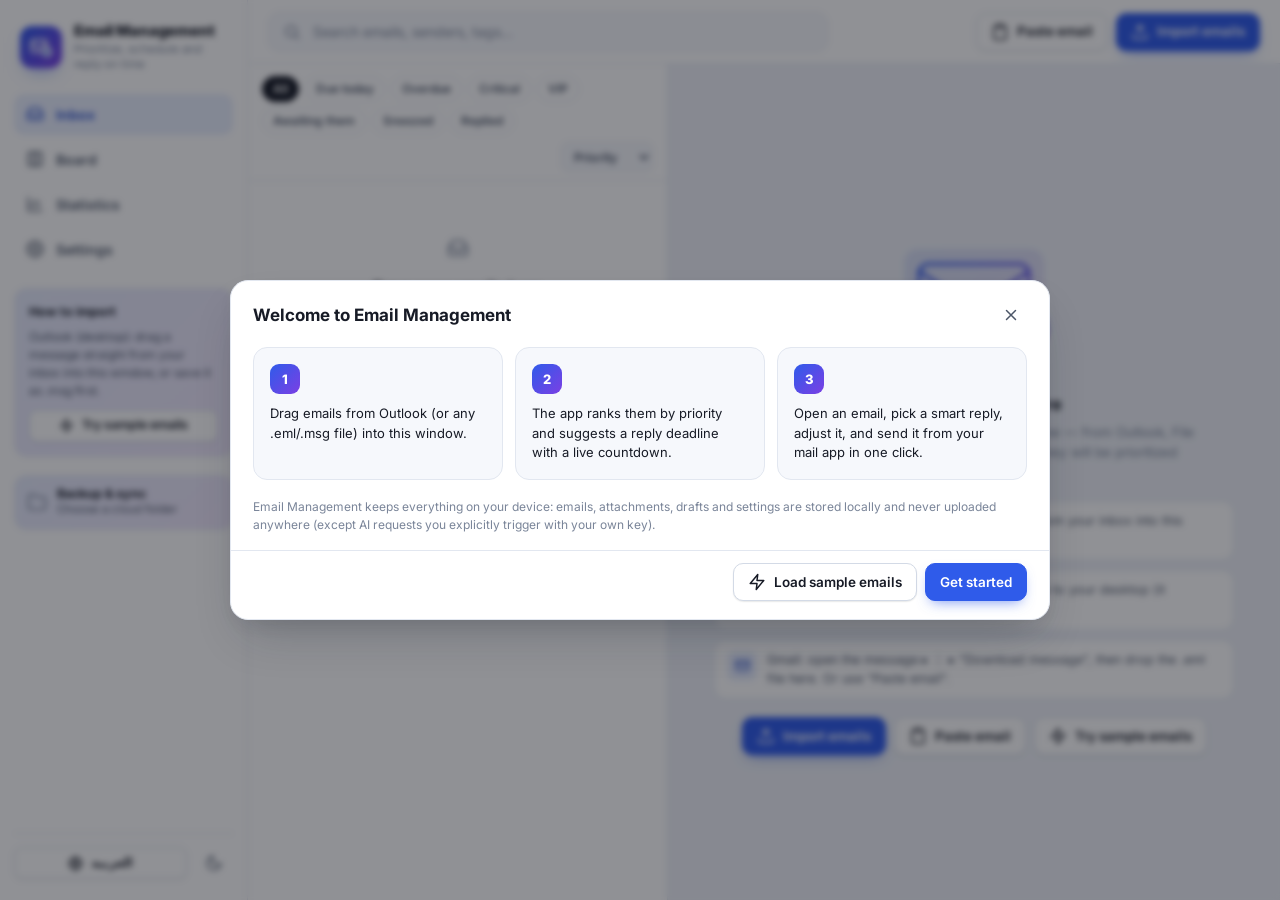
<file: index.html>
<!DOCTYPE html>
<html lang="en" dir="ltr">
<head>
  <meta charset="utf-8">
  <meta name="viewport" content="width=device-width, initial-scale=1, viewport-fit=cover">
  <title>Email Management</title>
  <meta name="description" content="Prioritize your emails, set reply deadlines with live countdowns, and draft replies with smart suggestions — all on your device.">
  <meta name="theme-color" content="#2f5bea">
  <meta name="color-scheme" content="light dark">
  <link rel="manifest" href="manifest.json">
  <link rel="icon" href="icons/favicon.svg" type="image/svg+xml">
  <link rel="apple-touch-icon" href="icons/icon-192.png">
  <link rel="preconnect" href="https://fonts.googleapis.com">
  <link rel="preconnect" href="https://fonts.gstatic.com" crossorigin>
  <link rel="stylesheet" href="https://fonts.googleapis.com/css2?family=Inter:wght@400;500;600;700;800&family=IBM+Plex+Sans+Arabic:wght@400;500;600;700&display=swap">
  <link rel="stylesheet" href="css/styles.css">
</head>
<body>
<svg style="display:none" xmlns="http://www.w3.org/2000/svg">
  <symbol id="i-inbox" viewBox="0 0 24 24"><path d="M22 12h-6l-2 3h-4l-2-3H2"/><path d="M5.45 5.11 2 12v6a2 2 0 0 0 2 2h16a2 2 0 0 0 2-2v-6l-3.45-6.89A2 2 0 0 0 16.76 4H7.24a2 2 0 0 0-1.79 1.11z"/></symbol>
  <symbol id="i-board" viewBox="0 0 24 24"><rect x="3" y="3" width="18" height="18" rx="2"/><path d="M9 3v18M15 3v18"/></symbol>
  <symbol id="i-chart" viewBox="0 0 24 24"><path d="M3 3v18h18"/><path d="M7 15v-4M12 15V7M17 15v-6"/></symbol>
  <symbol id="i-settings" viewBox="0 0 24 24"><circle cx="12" cy="12" r="3"/><path d="M19.4 15a1.65 1.65 0 0 0 .33 1.82l.06.06a2 2 0 1 1-2.83 2.83l-.06-.06a1.65 1.65 0 0 0-1.82-.33 1.65 1.65 0 0 0-1 1.51V21a2 2 0 1 1-4 0v-.09A1.65 1.65 0 0 0 9 19.4a1.65 1.65 0 0 0-1.82.33l-.06.06a2 2 0 1 1-2.83-2.83l.06-.06A1.65 1.65 0 0 0 4.68 15a1.65 1.65 0 0 0-1.51-1H3a2 2 0 1 1 0-4h.09A1.65 1.65 0 0 0 4.6 9a1.65 1.65 0 0 0-.33-1.82l-.06-.06a2 2 0 1 1 2.83-2.83l.06.06A1.65 1.65 0 0 0 9 4.68a1.65 1.65 0 0 0 1-1.51V3a2 2 0 1 1 4 0v.09a1.65 1.65 0 0 0 1 1.51 1.65 1.65 0 0 0 1.82-.33l.06-.06a2 2 0 1 1 2.83 2.83l-.06.06A1.65 1.65 0 0 0 19.4 9a1.65 1.65 0 0 0 1.51 1H21a2 2 0 1 1 0 4h-.09a1.65 1.65 0 0 0-1.51 1z"/></symbol>
  <symbol id="i-search" viewBox="0 0 24 24"><circle cx="11" cy="11" r="7"/><path d="m21 21-4.35-4.35"/></symbol>
  <symbol id="i-upload" viewBox="0 0 24 24"><path d="M21 15v4a2 2 0 0 1-2 2H5a2 2 0 0 1-2-2v-4"/><path d="m17 8-5-5-5 5M12 3v12"/></symbol>
  <symbol id="i-paste" viewBox="0 0 24 24"><path d="M16 4h2a2 2 0 0 1 2 2v14a2 2 0 0 1-2 2H6a2 2 0 0 1-2-2V6a2 2 0 0 1 2-2h2"/><rect x="8" y="2" width="8" height="4" rx="1"/></symbol>
  <symbol id="i-plus" viewBox="0 0 24 24"><path d="M12 5v14M5 12h14"/></symbol>
  <symbol id="i-sun" viewBox="0 0 24 24"><circle cx="12" cy="12" r="4"/><path d="M12 2v2M12 20v2M4.93 4.93l1.41 1.41M17.66 17.66l1.41 1.41M2 12h2M20 12h2M4.93 19.07l1.41-1.41M17.66 6.34l1.41-1.41"/></symbol>
  <symbol id="i-moon" viewBox="0 0 24 24"><path d="M21 12.79A9 9 0 1 1 11.21 3 7 7 0 0 0 21 12.79z"/></symbol>
  <symbol id="i-globe" viewBox="0 0 24 24"><circle cx="12" cy="12" r="10"/><path d="M2 12h20M12 2a15.3 15.3 0 0 1 4 10 15.3 15.3 0 0 1-4 10 15.3 15.3 0 0 1-4-10 15.3 15.3 0 0 1 4-10z"/></symbol>
  <symbol id="i-clip" viewBox="0 0 24 24"><path d="m21.44 11.05-9.19 9.19a6 6 0 0 1-8.49-8.49l9.19-9.19a4 4 0 0 1 5.66 5.66l-9.2 9.19a2 2 0 0 1-2.83-2.83l8.49-8.48"/></symbol>
  <symbol id="i-clock" viewBox="0 0 24 24"><circle cx="12" cy="12" r="10"/><path d="M12 6v6l4 2"/></symbol>
  <symbol id="i-bell" viewBox="0 0 24 24"><path d="M18 8A6 6 0 0 0 6 8c0 7-3 9-3 9h18s-3-2-3-9"/><path d="M13.73 21a2 2 0 0 1-3.46 0"/></symbol>
  <symbol id="i-snooze" viewBox="0 0 24 24"><path d="M18 8A6 6 0 0 0 6 8c0 7-3 9-3 9h18s-3-2-3-9"/><path d="M13.73 21a2 2 0 0 1-3.46 0"/><path d="M9 7h6l-6 5h6" stroke-width="1.8"/></symbol>
  <symbol id="i-tag" viewBox="0 0 24 24"><path d="M20.59 13.41l-7.17 7.17a2 2 0 0 1-2.83 0L2 12V2h10l8.59 8.59a2 2 0 0 1 0 2.82z"/><circle cx="7" cy="7" r="1.5"/></symbol>
  <symbol id="i-star" viewBox="0 0 24 24"><path d="m12 2 3.09 6.26L22 9.27l-5 4.87 1.18 6.88L12 17.77l-6.18 3.25L7 14.14 2 9.27l6.91-1.01L12 2z"/></symbol>
  <symbol id="i-trash" viewBox="0 0 24 24"><path d="M3 6h18M8 6V4a2 2 0 0 1 2-2h4a2 2 0 0 1 2 2v2m3 0v14a2 2 0 0 1-2 2H7a2 2 0 0 1-2-2V6h14z"/><path d="M10 11v6M14 11v6"/></symbol>
  <symbol id="i-reply" viewBox="0 0 24 24"><path d="M9 17 4 12l5-5"/><path d="M20 18v-2a4 4 0 0 0-4-4H4"/></symbol>
  <symbol id="i-send" viewBox="0 0 24 24"><path d="m22 2-7 20-4-9-9-4 20-7z"/><path d="M22 2 11 13"/></symbol>
  <symbol id="i-copy" viewBox="0 0 24 24"><rect x="9" y="9" width="13" height="13" rx="2"/><path d="M5 15H4a2 2 0 0 1-2-2V4a2 2 0 0 1 2-2h9a2 2 0 0 1 2 2v1"/></symbol>
  <symbol id="i-check" viewBox="0 0 24 24"><path d="M20 6 9 17l-5-5"/></symbol>
  <symbol id="i-check-circle" viewBox="0 0 24 24"><path d="M22 11.08V12a10 10 0 1 1-5.93-9.14"/><path d="M22 4 12 14.01l-3-3"/></symbol>
  <symbol id="i-chevron" viewBox="0 0 24 24"><path d="m6 9 6 6 6-6"/></symbol>
  <symbol id="i-x" viewBox="0 0 24 24"><path d="M18 6 6 18M6 6l12 12"/></symbol>
  <symbol id="i-more" viewBox="0 0 24 24"><circle cx="12" cy="12" r="1.5"/><circle cx="19" cy="12" r="1.5"/><circle cx="5" cy="12" r="1.5"/></symbol>
  <symbol id="i-mail" viewBox="0 0 24 24"><rect x="2" y="4" width="20" height="16" rx="2"/><path d="m22 7-10 6L2 7"/></symbol>
  <symbol id="i-calendar" viewBox="0 0 24 24"><rect x="3" y="4" width="18" height="18" rx="2"/><path d="M16 2v4M8 2v4M3 10h18"/></symbol>
  <symbol id="i-sparkles" viewBox="0 0 24 24"><path d="m12 3 1.9 5.1L19 10l-5.1 1.9L12 17l-1.9-5.1L5 10l5.1-1.9L12 3z"/><path d="M19 17l.8 2.2L22 20l-2.2.8L19 23l-.8-2.2L16 20l2.2-.8L19 17zM5 2l.6 1.4L7 4l-1.4.6L5 6l-.6-1.4L3 4l1.4-.6L5 2z"/></symbol>
  <symbol id="i-zap" viewBox="0 0 24 24"><path d="M13 2 3 14h9l-1 8 10-12h-9l1-8z"/></symbol>
  <symbol id="i-download" viewBox="0 0 24 24"><path d="M21 15v4a2 2 0 0 1-2 2H5a2 2 0 0 1-2-2v-4"/><path d="m7 10 5 5 5-5M12 15V3"/></symbol>
  <symbol id="i-external" viewBox="0 0 24 24"><path d="M18 13v6a2 2 0 0 1-2 2H5a2 2 0 0 1-2-2V8a2 2 0 0 1 2-2h6"/><path d="M15 3h6v6M10 14 21 3"/></symbol>
  <symbol id="i-menu" viewBox="0 0 24 24"><path d="M3 12h18M3 6h18M3 18h18"/></symbol>
  <symbol id="i-arrow-left" viewBox="0 0 24 24"><path d="m12 19-7-7 7-7M19 12H5"/></symbol>
  <symbol id="i-edit" viewBox="0 0 24 24"><path d="M11 4H4a2 2 0 0 0-2 2v14a2 2 0 0 0 2 2h14a2 2 0 0 0 2-2v-7"/><path d="M18.5 2.5a2.12 2.12 0 0 1 3 3L12 15l-4 1 1-4 9.5-9.5z"/></symbol>
  <symbol id="i-flag" viewBox="0 0 24 24"><path d="M4 15s1-1 4-1 5 2 8 2 4-1 4-1V3s-1 1-4 1-5-2-8-2-4 1-4 1z"/><path d="M4 22v-7"/></symbol>
  <symbol id="i-user" viewBox="0 0 24 24"><path d="M20 21v-2a4 4 0 0 0-4-4H8a4 4 0 0 0-4 4v2"/><circle cx="12" cy="7" r="4"/></symbol>
  <symbol id="i-image" viewBox="0 0 24 24"><rect x="3" y="3" width="18" height="18" rx="2"/><circle cx="8.5" cy="8.5" r="1.5"/><path d="m21 15-5-5L5 21"/></symbol>
  <symbol id="i-refresh" viewBox="0 0 24 24"><path d="M23 4v6h-6M1 20v-6h6"/><path d="M3.51 9a9 9 0 0 1 14.85-3.36L23 10M1 14l4.64 4.36A9 9 0 0 0 20.49 15"/></symbol>
  <symbol id="i-info" viewBox="0 0 24 24"><circle cx="12" cy="12" r="10"/><path d="M12 16v-4M12 8h.01"/></symbol>
  <symbol id="i-print" viewBox="0 0 24 24" fill="none" stroke="currentColor" stroke-width="2" stroke-linecap="round" stroke-linejoin="round"><path d="M6 18H4a2 2 0 0 1-2-2v-5a2 2 0 0 1 2-2h16a2 2 0 0 1 2 2v5a2 2 0 0 1-2 2h-2"/><path d="M6 9V3h12v6"/><rect x="6" y="14" width="12" height="8" rx="1"/></symbol>
  <symbol id="i-shield" viewBox="0 0 24 24"><path d="M12 22s8-4 8-10V5l-8-3-8 3v7c0 6 8 10 8 10z"/></symbol>
  <symbol id="i-folder" viewBox="0 0 24 24"><path d="M22 19a2 2 0 0 1-2 2H4a2 2 0 0 1-2-2V5a2 2 0 0 1 2-2h5l2 3h9a2 2 0 0 1 2 2z"/></symbol>
  <symbol id="i-key" viewBox="0 0 24 24"><path d="m21 2-2 2m-7.61 7.61a5.5 5.5 0 1 1-7.778 7.778 5.5 5.5 0 0 1 7.777-7.777zm0 0L15.5 7.5m0 0 3 3L22 7l-3-3m-3.5 3.5L19 4"/></symbol>
  <symbol id="i-list" viewBox="0 0 24 24"><path d="M8 6h13M8 12h13M8 18h13M3 6h.01M3 12h.01M3 18h.01"/></symbol>
  <symbol id="i-help" viewBox="0 0 24 24"><circle cx="12" cy="12" r="10"/><path d="M9.09 9a3 3 0 0 1 5.83 1c0 2-3 3-3 3M12 17h.01"/></symbol>
  <symbol id="i-cursor" viewBox="0 0 24 24"><path d="M4 3l7.5 17 2.3-6.7L20.5 11 4 3z"/></symbol>
  <symbol id="i-pen" viewBox="0 0 24 24"><path d="M12 19l7-7 3 3-7 7-3-3z"/><path d="M18 13l-1.5-7.5L2 2l3.5 14.5L13 18l5-5z"/><path d="M2 2l7.586 7.586"/><circle cx="11" cy="11" r="2"/></symbol>
  <symbol id="i-highlighter" viewBox="0 0 24 24"><path d="M9 11l-6 6v3h9l3-3"/><path d="M22 12l-4.6 4.6a2 2 0 0 1-2.8 0l-5.2-5.2a2 2 0 0 1 0-2.8L14 4"/></symbol>
  <symbol id="i-type" viewBox="0 0 24 24"><path d="M4 7V4h16v3M9 20h6M12 4v16"/></symbol>
  <symbol id="i-square" viewBox="0 0 24 24"><rect x="3" y="3" width="18" height="18" rx="2"/></symbol>
  <symbol id="i-eraser" viewBox="0 0 24 24"><path d="M20 20H7L3 16a2 2 0 0 1 0-2.8l8.6-8.6a2 2 0 0 1 2.8 0l5.2 5.2a2 2 0 0 1 0 2.8L13 19"/><path d="M6.5 11.5l6 6"/></symbol>
  <symbol id="i-undo" viewBox="0 0 24 24"><path d="M3 7v6h6"/><path d="M21 17a9 9 0 0 0-15-6.7L3 13"/></symbol>
  <symbol id="i-redo" viewBox="0 0 24 24"><path d="M21 7v6h-6"/><path d="M3 17a9 9 0 0 1 15-6.7L21 13"/></symbol>
  <symbol id="i-zoom-in" viewBox="0 0 24 24"><circle cx="11" cy="11" r="7"/><path d="m21 21-4.35-4.35M11 8v6M8 11h6"/></symbol>
  <symbol id="i-zoom-out" viewBox="0 0 24 24"><circle cx="11" cy="11" r="7"/><path d="m21 21-4.35-4.35M8 11h6"/></symbol>
  <symbol id="i-maximize" viewBox="0 0 24 24"><path d="M8 3H5a2 2 0 0 0-2 2v3m18 0V5a2 2 0 0 0-2-2h-3m0 18h3a2 2 0 0 0 2-2v-3M3 16v3a2 2 0 0 0 2 2h3"/></symbol>
  <symbol id="i-share" viewBox="0 0 24 24"><circle cx="18" cy="5" r="3"/><circle cx="6" cy="12" r="3"/><circle cx="18" cy="19" r="3"/><path d="m8.59 13.51 6.83 3.98m-.01-10.98-6.82 3.98"/></symbol>
  <symbol id="i-mic" viewBox="0 0 24 24"><path d="M12 1a3 3 0 0 0-3 3v8a3 3 0 0 0 6 0V4a3 3 0 0 0-3-3z"/><path d="M19 10v2a7 7 0 0 1-14 0v-2M12 19v4M8 23h8"/></symbol>
  <symbol id="i-logo" viewBox="0 0 24 24"><rect x="2.5" y="5" width="15" height="12" rx="2.5"/><path d="m2.5 8 7.5 5 7.5-5"/><circle cx="18" cy="17" r="4.2" fill="var(--logo-bg, #2f5bea)"/><path d="M18 14.8V17l1.6 1"/></symbol>
</svg>

<div class="app" id="app">
  <aside class="sidebar" id="sidebar">
    <div class="brand">
      <div class="brand-logo"><svg class="ic" style="width:24px;height:24px"><use href="#i-logo"/></svg></div>
      <div class="brand-text"><div class="brand-name" data-i18n="appName"></div><div class="brand-tag" data-i18n="tagline"></div></div>
    </div>
    <nav class="nav">
      <button class="nav-item active" data-view="inbox"><svg class="ic"><use href="#i-inbox"/></svg><span data-i18n="nav_inbox"></span><span class="nav-count" id="countInbox"></span></button>
      <button class="nav-item" data-view="board"><svg class="ic"><use href="#i-board"/></svg><span data-i18n="nav_board"></span></button>
      <button class="nav-item" data-view="stats"><svg class="ic"><use href="#i-chart"/></svg><span data-i18n="nav_stats"></span></button>
      <button class="nav-item" data-view="settings"><svg class="ic"><use href="#i-settings"/></svg><span data-i18n="nav_settings"></span></button>
    </nav>
    <div class="sidebar-block">
      <h4 data-i18n="help_drag"></h4>
      <p data-i18n="empty_outlook"></p>
      <button class="btn sm" id="btnSamples"><svg class="ic sm"><use href="#i-zap"/></svg><span data-i18n="btn_samples"></span></button>
    </div>
    <button class="sync-status" id="syncStatus" type="button" hidden></button>
    <div class="sidebar-footer">
      <button class="btn sm" id="btnLang"><svg class="ic sm"><use href="#i-globe"/></svg><span id="btnLangText"></span></button>
      <button class="icon-btn" id="btnTheme" title=""><svg class="ic"><use href="#i-moon"/></svg></button>
    </div>
  </aside>
  <div class="scrim" id="scrim"></div>
  <main class="main">
    <header class="topbar">
      <button class="icon-btn" id="btnMenu"><svg class="ic"><use href="#i-menu"/></svg></button>
      <div class="search"><svg class="ic"><use href="#i-search"/></svg><input id="searchInput" type="search" autocomplete="off"></div>
      <div class="topbar-actions">
        <button class="btn" id="btnPaste"><svg class="ic"><use href="#i-paste"/></svg><span data-i18n="btn_paste"></span></button>
        <button class="btn btn-primary" id="btnImport"><svg class="ic"><use href="#i-upload"/></svg><span data-i18n="btn_import"></span></button>
        <input type="file" id="fileInput" multiple accept=".eml,.msg,message/rfc822,application/vnd.ms-outlook" hidden>
      </div>
    </header>

    <section class="view active" id="view-inbox">
      <div class="inbox-layout" id="inboxLayout">
        <div class="list-pane">
          <div class="list-toolbar">
            <div class="filters" id="filters"></div>
            <div class="list-meta"><span id="listCount"></span><select class="sel" id="sortSelect"></select></div>
          </div>
          <div class="bulk-bar" id="bulkBar" hidden></div>
          <div class="email-list" id="emailList"></div>
        </div>
        <div class="detail-pane" id="detailPane"></div>
      </div>
    </section>
    <section class="view" id="view-board"><div class="board-wrap"><div class="board-head"><div><h2 data-i18n="nav_board"></h2><p data-i18n="board_hint"></p></div></div><div class="board" id="board"></div></div></section>
    <section class="view" id="view-stats"><div class="stats-wrap" id="stats"></div></section>
    <section class="view" id="view-settings"><div class="settings-wrap" id="settings"></div></section>
  </main>
</div>

<div class="drop-overlay" id="dropOverlay"><div class="drop-box"><div class="ico"><svg class="ic"><use href="#i-upload"/></svg></div><h2 data-i18n="drop_title"></h2><p data-i18n="drop_sub"></p></div></div>
<div class="modal-root" id="modalRoot"></div>
<div class="toast-root" id="toastRoot"></div>

<script src="js/i18n.js"></script>
<script src="js/db.js"></script>
<script src="js/mime.js"></script>
<script src="js/msg.js"></script>
<script src="js/engine.js"></script>
<script src="js/samples.js"></script>
<script src="js/app.js"></script>
<script src="js/editor.js"></script>
<script src="js/notes.js"></script>
<script src="js/reply.js"></script>
<script src="js/extras.js"></script>
  <script src="js/sync.js"></script>
  <script src="js/features.js"></script>
</body>
</html>
</file>
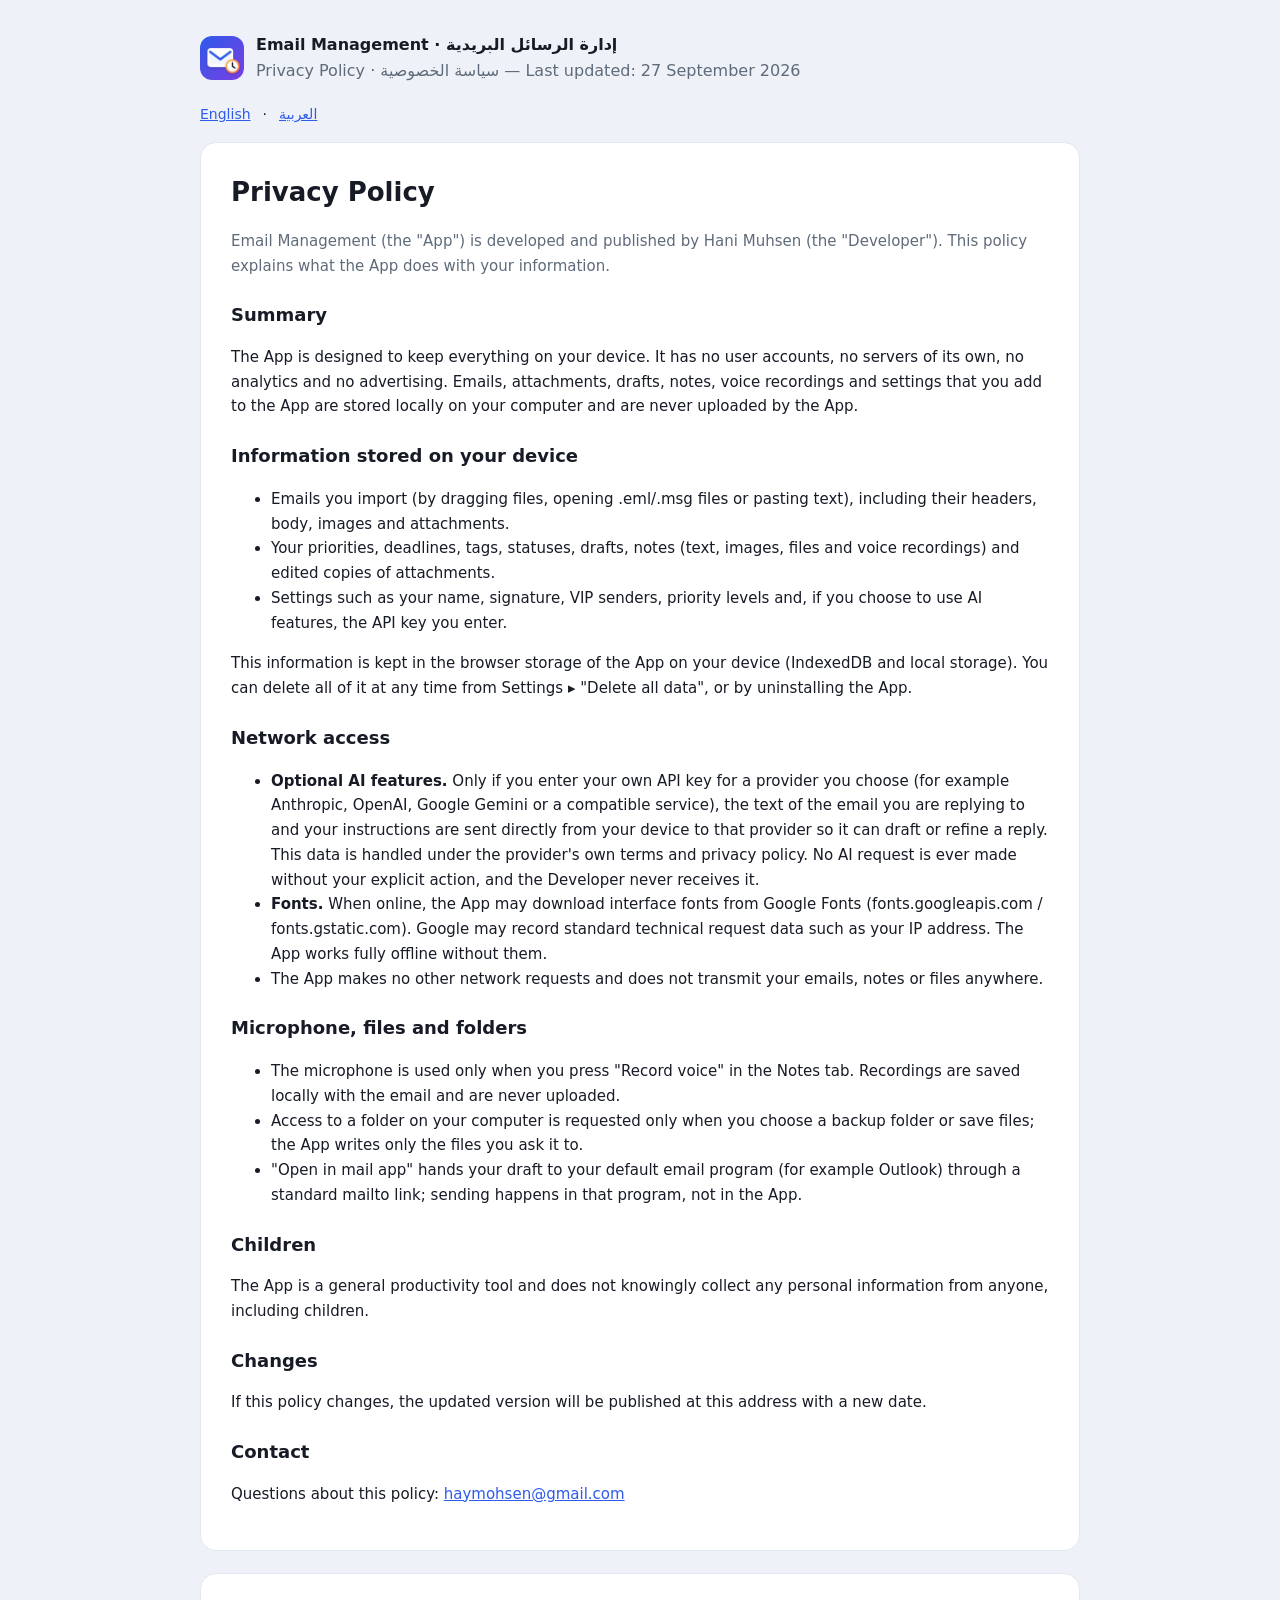
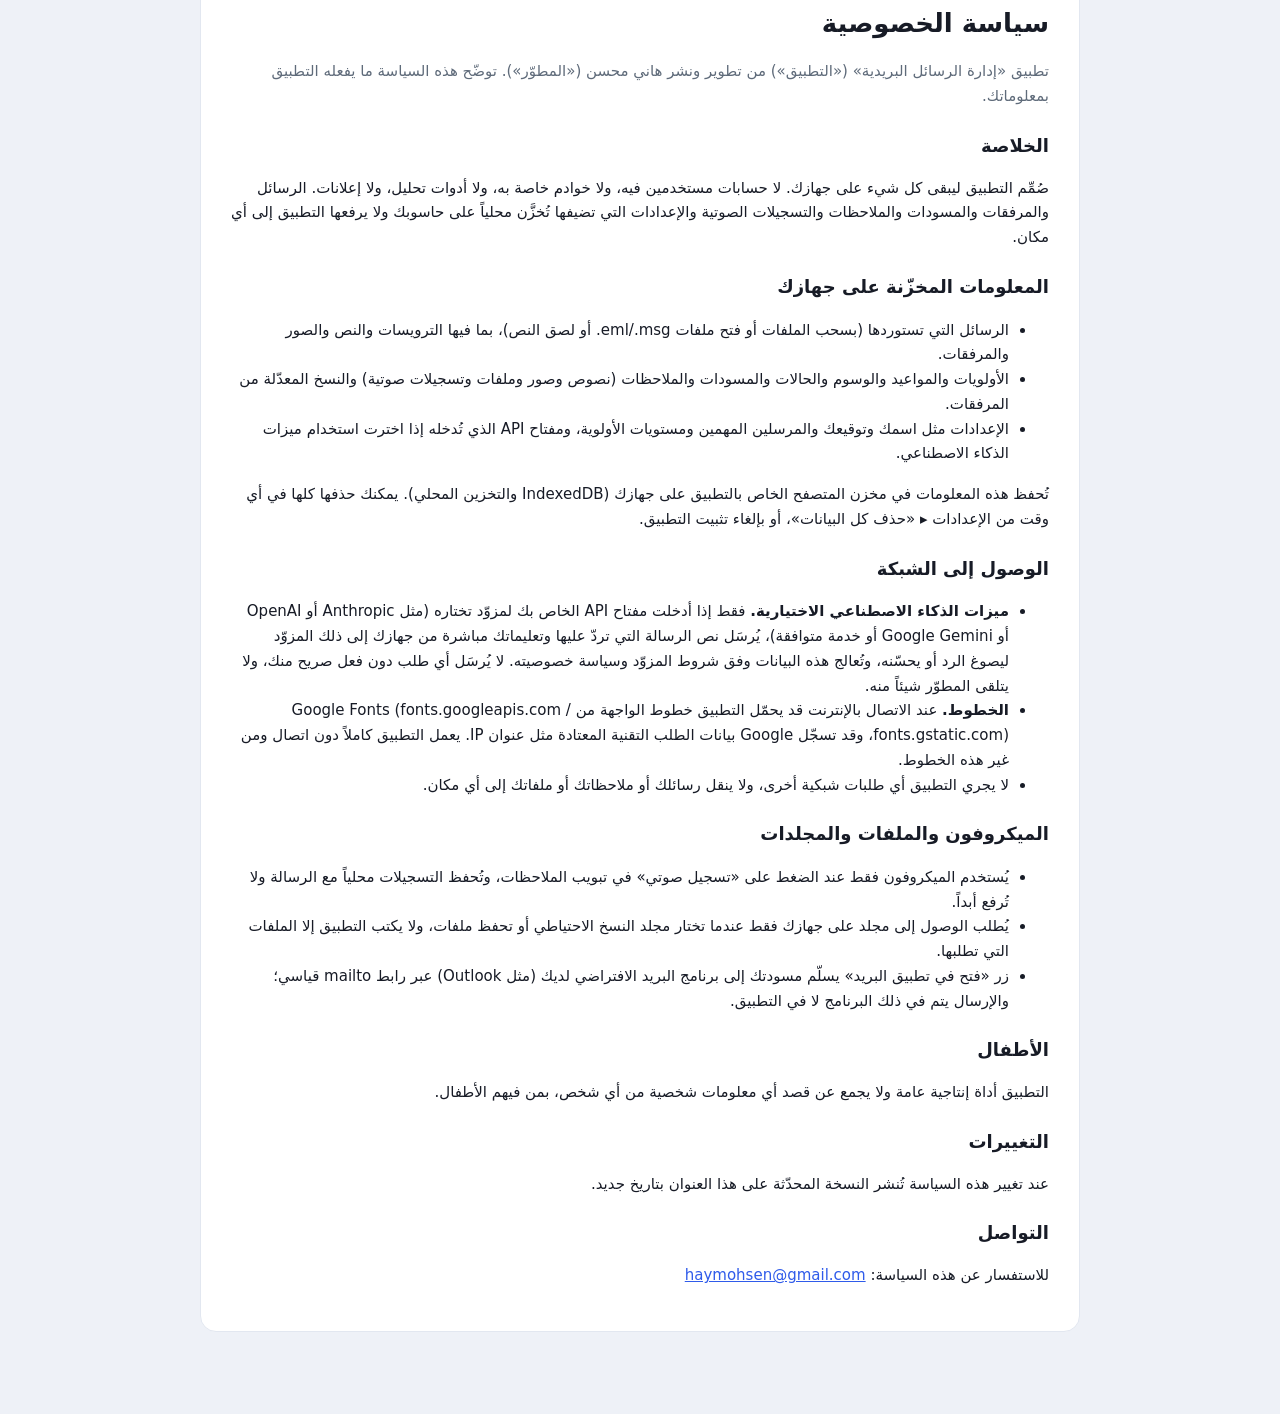
<file: privacy.html>
<!DOCTYPE html>
<html lang="en">
<head>
  <meta charset="utf-8">
  <meta name="viewport" content="width=device-width, initial-scale=1">
  <title>Privacy Policy — Email Management | سياسة الخصوصية — إدارة الرسائل البريدية</title>
  <link rel="icon" href="icons/favicon.svg" type="image/svg+xml">
  <style>
    :root { --bg:#eef1f7; --surface:#fff; --text:#171b26; --muted:#5f6b7a; --border:#e2e7f0; --primary:#2f5bea; }
    @media (prefers-color-scheme: dark) { :root { --bg:#0e1118; --surface:#161a24; --text:#e9edf6; --muted:#98a2b8; --border:#262c3b; --primary:#7b95ff; } }
    body { margin:0; font-family:"Segoe UI", Inter, system-ui, Tahoma, Arial, sans-serif; background:var(--bg); color:var(--text); line-height:1.65; }
    .wrap { max-width: 880px; margin: 0 auto; padding: 32px 20px 60px; }
    .card { background:var(--surface); border:1px solid var(--border); border-radius:16px; padding:28px 30px; margin-bottom:22px; }
    h1 { font-size: 26px; margin: 0 0 4px; } h2 { font-size: 18px; margin: 22px 0 8px; } p, li { font-size: 15px; } .muted { color: var(--muted); }
    .brand { display:flex; align-items:center; gap:12px; margin-bottom: 18px; } .brand img { width:44px; height:44px; border-radius:12px; }
    a { color: var(--primary); }
    [dir="rtl"] { text-align: right; }
    .lang-nav { display:flex; gap:12px; margin-bottom:16px; font-size:14px; }
  </style>
</head>
<body>
<div class="wrap">
  <div class="brand"><img src="icons/icon-192.png" alt=""><div><strong>Email Management · إدارة الرسائل البريدية</strong><div class="muted">Privacy Policy · سياسة الخصوصية — Last updated: 27 September 2026</div></div></div>
  <div class="lang-nav"><a href="#en">English</a> · <a href="#ar">العربية</a></div>

  <div class="card" id="en">
    <h1>Privacy Policy</h1>
    <p class="muted">Email Management (the "App") is developed and published by Hani Muhsen (the "Developer"). This policy explains what the App does with your information.</p>
    <h2>Summary</h2>
    <p>The App is designed to keep everything on your device. It has no user accounts, no servers of its own, no analytics and no advertising. Emails, attachments, drafts, notes, voice recordings and settings that you add to the App are stored locally on your computer and are never uploaded by the App.</p>
    <h2>Information stored on your device</h2>
    <ul>
      <li>Emails you import (by dragging files, opening .eml/.msg files or pasting text), including their headers, body, images and attachments.</li>
      <li>Your priorities, deadlines, tags, statuses, drafts, notes (text, images, files and voice recordings) and edited copies of attachments.</li>
      <li>Settings such as your name, signature, VIP senders, priority levels and, if you choose to use AI features, the API key you enter.</li>
    </ul>
    <p>This information is kept in the browser storage of the App on your device (IndexedDB and local storage). You can delete all of it at any time from Settings ▸ "Delete all data", or by uninstalling the App.</p>
    <h2>Network access</h2>
    <ul>
      <li><strong>Optional AI features.</strong> Only if you enter your own API key for a provider you choose (for example Anthropic, OpenAI, Google Gemini or a compatible service), the text of the email you are replying to and your instructions are sent directly from your device to that provider so it can draft or refine a reply. This data is handled under the provider's own terms and privacy policy. No AI request is ever made without your explicit action, and the Developer never receives it.</li>
      <li><strong>Fonts.</strong> When online, the App may download interface fonts from Google Fonts (fonts.googleapis.com / fonts.gstatic.com). Google may record standard technical request data such as your IP address. The App works fully offline without them.</li>
      <li>The App makes no other network requests and does not transmit your emails, notes or files anywhere.</li>
    </ul>
    <h2>Microphone, files and folders</h2>
    <ul>
      <li>The microphone is used only when you press "Record voice" in the Notes tab. Recordings are saved locally with the email and are never uploaded.</li>
      <li>Access to a folder on your computer is requested only when you choose a backup folder or save files; the App writes only the files you ask it to.</li>
      <li>"Open in mail app" hands your draft to your default email program (for example Outlook) through a standard mailto link; sending happens in that program, not in the App.</li>
    </ul>
    <h2>Children</h2>
    <p>The App is a general productivity tool and does not knowingly collect any personal information from anyone, including children.</p>
    <h2>Changes</h2>
    <p>If this policy changes, the updated version will be published at this address with a new date.</p>
    <h2>Contact</h2>
    <p>Questions about this policy: <a href="mailto:haymohsen@gmail.com">haymohsen@gmail.com</a></p>
  </div>

  <div class="card" id="ar" dir="rtl" lang="ar">
    <h1>سياسة الخصوصية</h1>
    <p class="muted">تطبيق «إدارة الرسائل البريدية» («التطبيق») من تطوير ونشر هاني محسن («المطوّر»). توضّح هذه السياسة ما يفعله التطبيق بمعلوماتك.</p>
    <h2>الخلاصة</h2>
    <p>صُمِّم التطبيق ليبقى كل شيء على جهازك. لا حسابات مستخدمين فيه، ولا خوادم خاصة به، ولا أدوات تحليل، ولا إعلانات. الرسائل والمرفقات والمسودات والملاحظات والتسجيلات الصوتية والإعدادات التي تضيفها تُخزَّن محلياً على حاسوبك ولا يرفعها التطبيق إلى أي مكان.</p>
    <h2>المعلومات المخزّنة على جهازك</h2>
    <ul>
      <li>الرسائل التي تستوردها (بسحب الملفات أو فتح ملفات ‎.eml/.msg أو لصق النص)، بما فيها الترويسات والنص والصور والمرفقات.</li>
      <li>الأولويات والمواعيد والوسوم والحالات والمسودات والملاحظات (نصوص وصور وملفات وتسجيلات صوتية) والنسخ المعدّلة من المرفقات.</li>
      <li>الإعدادات مثل اسمك وتوقيعك والمرسلين المهمين ومستويات الأولوية، ومفتاح API الذي تُدخله إذا اخترت استخدام ميزات الذكاء الاصطناعي.</li>
    </ul>
    <p>تُحفظ هذه المعلومات في مخزن المتصفح الخاص بالتطبيق على جهازك (IndexedDB والتخزين المحلي). يمكنك حذفها كلها في أي وقت من الإعدادات ▸ «حذف كل البيانات»، أو بإلغاء تثبيت التطبيق.</p>
    <h2>الوصول إلى الشبكة</h2>
    <ul>
      <li><strong>ميزات الذكاء الاصطناعي الاختيارية.</strong> فقط إذا أدخلت مفتاح API الخاص بك لمزوّد تختاره (مثل Anthropic أو OpenAI أو Google Gemini أو خدمة متوافقة)، يُرسَل نص الرسالة التي تردّ عليها وتعليماتك مباشرة من جهازك إلى ذلك المزوّد ليصوغ الرد أو يحسّنه، وتُعالج هذه البيانات وفق شروط المزوّد وسياسة خصوصيته. لا يُرسَل أي طلب دون فعل صريح منك، ولا يتلقى المطوّر شيئاً منه.</li>
      <li><strong>الخطوط.</strong> عند الاتصال بالإنترنت قد يحمّل التطبيق خطوط الواجهة من Google Fonts (fonts.googleapis.com / fonts.gstatic.com)، وقد تسجّل Google بيانات الطلب التقنية المعتادة مثل عنوان IP. يعمل التطبيق كاملاً دون اتصال ومن غير هذه الخطوط.</li>
      <li>لا يجري التطبيق أي طلبات شبكية أخرى، ولا ينقل رسائلك أو ملاحظاتك أو ملفاتك إلى أي مكان.</li>
    </ul>
    <h2>الميكروفون والملفات والمجلدات</h2>
    <ul>
      <li>يُستخدم الميكروفون فقط عند الضغط على «تسجيل صوتي» في تبويب الملاحظات، وتُحفظ التسجيلات محلياً مع الرسالة ولا تُرفع أبداً.</li>
      <li>يُطلب الوصول إلى مجلد على جهازك فقط عندما تختار مجلد النسخ الاحتياطي أو تحفظ ملفات، ولا يكتب التطبيق إلا الملفات التي تطلبها.</li>
      <li>زر «فتح في تطبيق البريد» يسلّم مسودتك إلى برنامج البريد الافتراضي لديك (مثل Outlook) عبر رابط mailto قياسي؛ والإرسال يتم في ذلك البرنامج لا في التطبيق.</li>
    </ul>
    <h2>الأطفال</h2>
    <p>التطبيق أداة إنتاجية عامة ولا يجمع عن قصد أي معلومات شخصية من أي شخص، بمن فيهم الأطفال.</p>
    <h2>التغييرات</h2>
    <p>عند تغيير هذه السياسة تُنشر النسخة المحدّثة على هذا العنوان بتاريخ جديد.</p>
    <h2>التواصل</h2>
    <p>للاستفسار عن هذه السياسة: <a href="mailto:haymohsen@gmail.com">haymohsen@gmail.com</a></p>
  </div>
</div>
</body>
</html>
</file>
<file: css/styles.css>
/* ============================================================
   Email Management — styles
   ============================================================ */
:root {
  --font-latin: "Inter", "Segoe UI", system-ui, -apple-system, "Helvetica Neue", Arial, sans-serif;
  --font-arabic: "IBM Plex Sans Arabic", "Segoe UI", "Noto Sans Arabic", "Noto Naskh Arabic", Tahoma, Arial, sans-serif;
  --font: var(--font-latin);

  --bg: #eef1f7;
  --bg-2: #e6eaf3;
  --surface: #ffffff;
  --surface-2: #f6f8fc;
  --surface-3: #eef2f9;
  --text: #171b26;
  --text-2: #4b5567;
  --muted: #7a8599;
  --border: #e2e7f0;
  --border-2: #d3dae6;
  --primary: #2f5bea;
  --primary-2: #1e46c8;
  --primary-soft: #e8eefe;
  --primary-text: #1f47c9;
  --accent: #7b3fe4;
  --grad: linear-gradient(135deg, #2f5bea 0%, #7b3fe4 100%);
  --grad-soft: linear-gradient(135deg, rgba(47,91,234,.12), rgba(123,63,228,.12));
  --success: #1f9d55; --success-soft: #e3f6ea;
  --warning: #e8890c; --warning-soft: #fff1dc;
  --danger: #e03131; --danger-soft: #fde8e8;
  --info: #0b7285; --info-soft: #dff5f9;

  --p1: #e03131; --p1-soft: #fde8e8;
  --p2: #f08c00; --p2-soft: #fff0d6;
  --p3: #2f5bea; --p3-soft: #e8eefe;
  --p4: #6f7d94; --p4-soft: #eceff5;

  --s-todo: #2f5bea; --s-drafting: #7b3fe4; --s-replied: #1f9d55; --s-awaiting: #0b7285;

  --shadow-sm: 0 1px 2px rgba(23,27,38,.06), 0 1px 1px rgba(23,27,38,.04);
  --shadow: 0 6px 18px -6px rgba(23,27,38,.14), 0 2px 6px -2px rgba(23,27,38,.06);
  --shadow-lg: 0 24px 48px -16px rgba(23,27,38,.28), 0 8px 20px -8px rgba(23,27,38,.12);
  --radius: 14px; --radius-sm: 9px; --radius-xs: 6px;
  --sidebar-w: 248px;
  --topbar-h: 64px;
  --paper: #ffffff;
  --paper-text: #1b1f2a;
}
html[data-theme="dark"] {
  --bg: #0e1118; --bg-2: #0a0c12;
  --surface: #161a24; --surface-2: #1c2130; --surface-3: #232939;
  --text: #e9edf6; --text-2: #b6bfd1; --muted: #8791a6;
  --border: #262c3b; --border-2: #323a4d;
  --primary: #5b7cff; --primary-2: #7b95ff; --primary-soft: #1d2747; --primary-text: #9db0ff;
  --grad-soft: linear-gradient(135deg, rgba(91,124,255,.16), rgba(155,102,255,.16));
  --success: #3ccf7a; --success-soft: #12301f;
  --warning: #ffb547; --warning-soft: #3a2a10;
  --danger: #ff6b6b; --danger-soft: #3d1c1c;
  --info: #3bc9db; --info-soft: #0f2f36;
  --p1: #ff6b6b; --p1-soft: #3d1c1c;
  --p2: #ffa94d; --p2-soft: #3a2a10;
  --p3: #6f8cff; --p3-soft: #1d2747;
  --p4: #9aa5bb; --p4-soft: #262c3b;
  --s-todo: #6f8cff; --s-drafting: #b083ff; --s-replied: #3ccf7a; --s-awaiting: #3bc9db;
  --shadow-sm: 0 1px 2px rgba(0,0,0,.35);
  --shadow: 0 8px 24px -8px rgba(0,0,0,.6);
  --shadow-lg: 0 28px 60px -20px rgba(0,0,0,.75);
  --paper: #ffffff; --paper-text: #1b1f2a;
}
html[lang="ar"] { --font: var(--font-arabic); }

* { box-sizing: border-box; }
html, body { height: 100%; }
body {
  margin: 0; font-family: var(--font); font-size: 14px; line-height: 1.5; color: var(--text);
  background: var(--bg); -webkit-font-smoothing: antialiased; overflow: hidden;
}
button, input, select, textarea { font: inherit; color: inherit; }
button { cursor: pointer; }
a { color: var(--primary-text); }
::selection { background: rgba(47,91,234,.25); }
[hidden] { display: none !important; }
svg.ic { width: 18px; height: 18px; stroke: currentColor; fill: none; stroke-width: 2; stroke-linecap: round; stroke-linejoin: round; flex: none; }
svg.ic.sm { width: 15px; height: 15px; }
svg.ic.lg { width: 22px; height: 22px; }
html[dir="rtl"] .flip-rtl { transform: scaleX(-1); }

/* ---------- layout ---------- */
.app { display: grid; grid-template-columns: var(--sidebar-w) 1fr; grid-template-rows: minmax(0, 1fr); height: 100vh; height: 100dvh; }
.sidebar {
  background: var(--surface); border-inline-end: 1px solid var(--border);
  display: flex; flex-direction: column; padding: 18px 14px; gap: 8px; z-index: 20;
}
.brand { display: flex; align-items: center; gap: 12px; padding: 4px 6px 14px; }
.brand-logo { width: 42px; height: 42px; border-radius: 12px; background: var(--grad); display: grid; place-items: center; color: #fff; box-shadow: 0 8px 18px -8px rgba(47,91,234,.7); flex: none; }
.brand-logo svg { width: 24px; height: 24px; }
.brand-name { font-weight: 800; font-size: 15px; letter-spacing: -.01em; line-height: 1.2; }
.brand-tag { font-size: 11.5px; color: var(--muted); margin-top: 2px; line-height: 1.3; }
.nav { display: flex; flex-direction: column; gap: 4px; }
.nav-item {
  display: flex; align-items: center; gap: 12px; padding: 10px 12px; border-radius: 10px; border: 0; background: transparent;
  color: var(--text-2); font-weight: 600; text-align: start; width: 100%; transition: background .15s, color .15s;
}
.nav-item:hover { background: var(--surface-2); color: var(--text); }
.nav-item.active { background: var(--primary-soft); color: var(--primary-text); }
.nav-item .nav-count { margin-inline-start: auto; font-size: 11.5px; font-weight: 700; background: var(--surface-3); color: var(--text-2); padding: 2px 8px; border-radius: 999px; min-width: 22px; text-align: center; }
.nav-item.active .nav-count { background: var(--primary); color: #fff; }
.nav-item .nav-count.danger { background: var(--danger); color: #fff; }
.nav-item .nav-count:empty { display: none; }
.sidebar-block { margin-top: 10px; padding: 14px; border-radius: 12px; background: var(--grad-soft); border: 1px solid var(--border); }
.sidebar-block h4 { margin: 0 0 6px; font-size: 12.5px; }
.sidebar-block p { margin: 0; font-size: 12px; color: var(--text-2); }
.sidebar-block .btn { margin-top: 10px; width: 100%; }
.sidebar-footer { margin-top: auto; display: flex; gap: 8px; align-items: center; padding-top: 10px; border-top: 1px solid var(--border); }
.sidebar-footer .btn { flex: 1; }
.main { display: flex; flex-direction: column; min-width: 0; height: 100%; }
.scrim { display: none; }
#btnMenu { display: none; }
.topbar { height: var(--topbar-h); display: flex; align-items: center; gap: 12px; padding: 0 20px; background: var(--surface); border-bottom: 1px solid var(--border); flex: none; }
.search { flex: 1; max-width: 560px; display: flex; align-items: center; gap: 10px; background: var(--surface-2); border: 1px solid var(--border); border-radius: 12px; padding: 0 14px; height: 40px; color: var(--muted); transition: box-shadow .15s, border-color .15s; }
.search:focus-within { border-color: var(--primary); box-shadow: 0 0 0 3px rgba(47,91,234,.15); color: var(--text); }
.search input { flex: 1; border: 0; background: transparent; outline: 0; min-width: 0; color: var(--text); }
.search input::placeholder { color: var(--muted); }
.topbar-actions { margin-inline-start: auto; display: flex; gap: 8px; align-items: center; }
.view { display: none; flex: 1; min-height: 0; }
.view.active { display: flex; flex-direction: column; }

/* ---------- buttons ---------- */
.btn {
  display: inline-flex; align-items: center; justify-content: center; gap: 8px; height: 38px; padding: 0 14px; border-radius: 10px;
  border: 1px solid var(--border-2); background: var(--surface); color: var(--text); font-weight: 600; font-size: 13.5px; white-space: nowrap;
  transition: background .15s, border-color .15s, transform .05s, box-shadow .15s; box-shadow: var(--shadow-sm);
}
.btn:hover { background: var(--surface-2); border-color: var(--border-2); }
.btn:active { transform: translateY(1px); }
.btn:disabled { opacity: .55; cursor: not-allowed; }
.btn.sm { height: 32px; padding: 0 11px; font-size: 12.5px; border-radius: 8px; }
.btn.xs { height: 28px; padding: 0 9px; font-size: 12px; border-radius: 7px; gap: 6px; }
.btn.block { width: 100%; }
.btn-primary { background: var(--primary); border-color: var(--primary); color: #fff; box-shadow: 0 6px 14px -6px rgba(47,91,234,.7); }
.btn-primary:hover { background: var(--primary-2); border-color: var(--primary-2); }
.btn-grad { background: var(--grad); border-color: transparent; color: #fff; box-shadow: 0 8px 18px -8px rgba(123,63,228,.7); }
.btn-grad:hover { filter: brightness(1.06); background: var(--grad); }
.btn-danger { color: var(--danger); }
.btn-danger:hover { background: var(--danger-soft); border-color: var(--danger); }
.btn-success { background: var(--success); border-color: var(--success); color: #fff; }
.btn-success:hover { filter: brightness(1.05); background: var(--success); }
.btn-ghost { background: transparent; border-color: transparent; box-shadow: none; }
.btn-ghost:hover { background: var(--surface-2); }
.icon-btn { width: 38px; height: 38px; padding: 0; border-radius: 10px; display: inline-grid; place-items: center; border: 1px solid transparent; background: transparent; color: var(--text-2); transition: background .15s, color .15s; }
.icon-btn:hover { background: var(--surface-2); color: var(--text); }
.icon-btn.sm { width: 32px; height: 32px; border-radius: 8px; }
.icon-btn.active { background: var(--primary-soft); color: var(--primary-text); }

/* ---------- chips & pills ---------- */
.chip { display: inline-flex; align-items: center; gap: 6px; height: 26px; padding: 0 10px; border-radius: 999px; font-size: 12px; font-weight: 600; border: 1px solid var(--border); background: var(--surface); color: var(--text-2); white-space: nowrap; }
.chip.sm { height: 22px; padding: 0 8px; font-size: 11px; }
.chip.clickable { cursor: pointer; transition: background .15s, border-color .15s; }
.chip.clickable:hover { border-color: var(--border-2); background: var(--surface-2); }
.chip.active { background: var(--text); color: var(--surface); border-color: var(--text); }
.pill { display: inline-flex; align-items: center; gap: 5px; height: 22px; padding: 0 8px; border-radius: 6px; font-size: 11px; font-weight: 700; letter-spacing: .01em; white-space: nowrap; }
.pill.p1 { background: var(--p1-soft); color: var(--p1); }
.pill.p2 { background: var(--p2-soft); color: var(--p2); }
.pill.p3 { background: var(--p3-soft); color: var(--p3); }
.pill.p4 { background: var(--p4-soft); color: var(--p4); }
.pill.st-todo { background: var(--primary-soft); color: var(--s-todo); }
.pill.st-drafting { background: rgba(123,63,228,.12); color: var(--s-drafting); }
.pill.st-replied { background: var(--success-soft); color: var(--s-replied); }
.pill.st-awaiting { background: var(--info-soft); color: var(--s-awaiting); }
.pill.tag { background: var(--surface-3); color: var(--text-2); font-weight: 600; }
.pill.vip { background: linear-gradient(135deg, #fff3bf, #ffe8a3); color: #8a5a00; }
html[data-theme="dark"] .pill.vip { background: #3a2f0a; color: #ffd166; }
.due { display: inline-flex; align-items: center; gap: 5px; height: 22px; padding: 0 8px; border-radius: 6px; font-size: 11.5px; font-weight: 700; font-variant-numeric: tabular-nums; white-space: nowrap; background: var(--surface-3); color: var(--text-2); }
.due.ok { background: var(--success-soft); color: var(--success); }
.due.soon { background: var(--warning-soft); color: var(--warning); }
.due.urgent { background: #ffe3d1; color: #d9480f; }
html[data-theme="dark"] .due.urgent { background: #3f2415; color: #ff9f6e; }
.due.overdue { background: var(--danger-soft); color: var(--danger); }
.due.none { background: transparent; border: 1px dashed var(--border-2); color: var(--muted); font-weight: 600; }
.due.lg { height: 34px; padding: 0 12px; font-size: 13.5px; border-radius: 9px; cursor: pointer; gap: 8px; }
.due.lg:hover { filter: brightness(.97); }

/* ---------- inbox ---------- */
.inbox-layout { display: grid; grid-template-columns: minmax(340px, 420px) 1fr; grid-template-rows: minmax(0, 1fr); flex: 1; min-height: 0; }
.list-pane { display: flex; flex-direction: column; min-height: 0; border-inline-end: 1px solid var(--border); background: var(--surface); }
.list-toolbar { display: flex; flex-direction: column; gap: 8px; padding: 12px 14px 8px; border-bottom: 1px solid var(--border); }
.filters { display: flex; gap: 6px; flex-wrap: wrap; }
.list-meta { display: flex; align-items: center; gap: 8px; font-size: 12px; color: var(--muted); }
.list-meta select { margin-inline-start: auto; }
select.sel { height: 30px; padding: 0 8px; border-radius: 8px; border: 1px solid var(--border); background: var(--surface-2); font-size: 12.5px; font-weight: 600; color: var(--text-2); outline: 0; }
select.sel:focus { border-color: var(--primary); }
.email-list { flex: 1; overflow-y: auto; padding: 8px; display: flex; flex-direction: column; gap: 6px; }
.email-item {
  position: relative; display: grid; grid-template-columns: 40px 1fr; gap: 12px; padding: 12px 12px 12px 14px; border-radius: 12px; cursor: pointer;
  border: 1px solid transparent; background: transparent; transition: background .12s, border-color .12s, box-shadow .12s;
}
.email-item::before { content: ""; position: absolute; inset-inline-start: 0; top: 12px; bottom: 12px; width: 4px; border-radius: 4px; background: var(--p4); }
.email-item.p1::before { background: var(--p1); } .email-item.p2::before { background: var(--p2); } .email-item.p3::before { background: var(--p3); }
.email-item:hover { background: var(--surface-2); }
.email-item.selected { background: var(--primary-soft); border-color: rgba(47,91,234,.25); }
html[data-theme="dark"] .email-item.selected { border-color: rgba(91,124,255,.35); }
.email-item.checked { background: var(--surface-3); }
.email-item.done { opacity: .72; }
.avatar { width: 40px; height: 40px; border-radius: 12px; display: grid; place-items: center; font-weight: 800; font-size: 14px; color: #fff; flex: none; letter-spacing: .02em; }
.avatar.sm { width: 30px; height: 30px; border-radius: 9px; font-size: 12px; }
.avatar.lg { width: 48px; height: 48px; border-radius: 14px; font-size: 17px; }
.email-item .row1 { display: flex; align-items: baseline; gap: 8px; padding-inline-end: 22px; }
.email-item .sender { font-weight: 700; font-size: 13.5px; white-space: nowrap; overflow: hidden; text-overflow: ellipsis; }
.email-item .when { margin-inline-start: auto; font-size: 11.5px; color: var(--muted); white-space: nowrap; }
.email-item .subject { font-weight: 600; font-size: 13.5px; margin-top: 2px; white-space: nowrap; overflow: hidden; text-overflow: ellipsis; color: var(--text); }
.email-item .snippet { color: var(--muted); font-size: 12.5px; white-space: nowrap; overflow: hidden; text-overflow: ellipsis; margin-top: 1px; }
.email-item .row3 { display: flex; align-items: center; gap: 6px; margin-top: 8px; flex-wrap: wrap; }
.email-item .check { position: absolute; inset-inline-end: 10px; top: 10px; width: 18px; height: 18px; opacity: 0; transition: opacity .12s; accent-color: var(--primary); }
.email-item:hover .check, .email-list.selecting .email-item .check { opacity: 1; }
.email-item .att { color: var(--muted); display: inline-flex; align-items: center; gap: 3px; font-size: 11.5px; }
.list-empty { text-align: center; padding: 48px 24px; color: var(--muted); }
.list-empty h3 { margin: 12px 0 4px; color: var(--text); font-size: 16px; }
.list-empty p { margin: 0; font-size: 13px; }
.bulk-bar { display: flex; flex-wrap: wrap; align-items: center; gap: 6px; padding: 8px 14px; background: var(--primary-soft); border-bottom: 1px solid var(--border); font-size: 13px; font-weight: 600; color: var(--primary-text); }
.bulk-bar .btn { margin-inline-start: 0; }
.bulk-bar .spacer { flex: 1; }

/* ---------- detail ---------- */
.detail-pane { min-width: 0; display: flex; flex-direction: column; min-height: 0; background: var(--bg); }
.detail-empty { flex: 1; display: grid; place-items: center; text-align: center; color: var(--muted); padding: 40px; }
.detail-empty .art { width: 200px; height: 160px; margin: 0 auto 18px; }
.detail-empty h3 { margin: 0 0 6px; color: var(--text); }
.detail-empty p { margin: 0 auto; max-width: 480px; font-size: 13.5px; }
.detail-scroll { flex: 1; overflow-y: auto; padding: 20px 24px 40px; display: flex; flex-direction: column; gap: 16px; }
.detail-head { background: var(--surface); border: 1px solid var(--border); border-radius: var(--radius); padding: 18px 20px; box-shadow: var(--shadow-sm); }
.detail-title { display: flex; align-items: flex-start; gap: 12px; }
.detail-title h2 { margin: 0; font-size: 19px; line-height: 1.3; font-weight: 800; letter-spacing: -.01em; flex: 1; min-width: 0; overflow-wrap: anywhere; }
.detail-title .title-actions { display: flex; gap: 4px; flex: none; }
.detail-sender { display: flex; align-items: center; gap: 12px; margin-top: 14px; flex-wrap: wrap; }
.detail-sender .who { min-width: 0; }
.detail-sender .name { font-weight: 700; display: flex; align-items: center; gap: 8px; flex-wrap: wrap; }
.detail-sender .addr { color: var(--muted); font-size: 12.5px; white-space: nowrap; overflow: hidden; text-overflow: ellipsis; }
.detail-sender .dates { margin-inline-start: auto; text-align: end; font-size: 12px; color: var(--muted); line-height: 1.4; white-space: nowrap; }
.detail-controls { display: flex; flex-wrap: wrap; gap: 10px; align-items: center; margin-top: 16px; padding-top: 14px; border-top: 1px solid var(--border); }
.ctrl { display: flex; align-items: center; gap: 8px; }
.ctrl-label { font-size: 11.5px; font-weight: 700; color: var(--muted); text-transform: uppercase; letter-spacing: .05em; }
html[lang="ar"] .ctrl-label { text-transform: none; letter-spacing: 0; font-size: 12px; }
.seg { display: inline-flex; background: var(--surface-3); border-radius: 9px; padding: 3px; gap: 2px; }
.seg button { height: 28px; padding: 0 10px; border-radius: 7px; border: 0; background: transparent; color: var(--text-2); font-weight: 700; font-size: 12px; transition: background .12s, color .12s; display: inline-flex; align-items: center; gap: 5px; }
.seg button:hover { color: var(--text); }
.seg button.active { background: var(--surface); box-shadow: var(--shadow-sm); color: var(--text); }
.seg button.active.p1 { color: var(--p1); } .seg button.active.p2 { color: var(--p2); } .seg button.active.p3 { color: var(--p3); } .seg button.active.p4 { color: var(--p4); }
.seg .dot { width: 8px; height: 8px; border-radius: 50%; background: currentColor; opacity: .9; }
.seg.sm button { height: 24px; padding: 0 8px; font-size: 11.5px; }
.reasons { display: flex; flex-wrap: wrap; gap: 6px; margin-top: 10px; }
.reasons .chip { height: 22px; font-size: 11px; background: var(--surface-2); }
.meta-grid { display: grid; grid-template-columns: auto 1fr; gap: 6px 14px; font-size: 12.5px; margin-top: 12px; padding-top: 12px; border-top: 1px dashed var(--border); }
.meta-grid dt { color: var(--muted); font-weight: 600; }
.meta-grid dd { margin: 0; overflow-wrap: anywhere; }
.tabs { display: flex; gap: 4px; background: var(--surface); border: 1px solid var(--border); border-radius: 12px; padding: 4px; box-shadow: var(--shadow-sm); position: sticky; top: 0; z-index: 3; }
.tabs button { flex: 1; height: 36px; border: 0; border-radius: 9px; background: transparent; font-weight: 700; color: var(--text-2); display: inline-flex; align-items: center; justify-content: center; gap: 8px; transition: background .12s, color .12s; }
.tabs button.active { background: var(--primary-soft); color: var(--primary-text); }
.tabs button .badge { font-size: 10.5px; background: var(--danger); color: #fff; padding: 1px 6px; border-radius: 999px; }
.card { background: var(--surface); border: 1px solid var(--border); border-radius: var(--radius); box-shadow: var(--shadow-sm); }
.card-head { display: flex; align-items: center; gap: 10px; padding: 14px 18px; border-bottom: 1px solid var(--border); }
.card-head h3 { margin: 0; font-size: 14px; font-weight: 800; display: flex; align-items: center; gap: 8px; }
.card-head .sub { font-size: 12px; color: var(--muted); margin-top: 2px; }
.card-head .spacer { flex: 1; }
.card-body { padding: 16px 18px; }
.paper-wrap { padding: 0; overflow: hidden; }
.paper { background: var(--paper); color: var(--paper-text); border-radius: 0 0 var(--radius) var(--radius); }
.paper iframe { width: 100%; border: 0; display: block; min-height: 120px; background: #fff; color-scheme: light; }
.remote-bar { display: flex; align-items: center; gap: 10px; padding: 10px 18px; background: var(--warning-soft); color: var(--warning); font-size: 12.5px; font-weight: 600; border-bottom: 1px solid var(--border); }
.remote-bar .btn { margin-inline-start: auto; }
.attachments { display: flex; flex-wrap: wrap; gap: 8px; padding: 12px 18px; border-top: 1px solid var(--border); background: var(--surface-2); border-radius: 0 0 var(--radius) var(--radius); }
.att-chip { display: flex; align-items: center; gap: 10px; padding: 8px 10px; border-radius: 10px; background: var(--surface); border: 1px solid var(--border); max-width: 320px; }
.att-chip .ico { width: 34px; height: 34px; border-radius: 8px; display: grid; place-items: center; font-size: 10px; font-weight: 800; color: #fff; background: var(--p4); text-transform: uppercase; flex: none; }
.att-chip .ico.pdf { background: #e03131; } .att-chip .ico.doc { background: #2b579a; } .att-chip .ico.xls { background: #217346; } .att-chip .ico.ppt { background: #d24726; } .att-chip .ico.img { background: #7b3fe4; } .att-chip .ico.zip { background: #f08c00; } .att-chip .ico.eml { background: #0b7285; }
.att-chip .att-name { font-weight: 600; font-size: 12.5px; white-space: nowrap; overflow: hidden; text-overflow: ellipsis; max-width: 180px; }
.att-chip .att-size { font-size: 11px; color: var(--muted); }
.att-chip .att-actions { display: flex; gap: 2px; margin-inline-start: 4px; }
.plain-body { padding: 18px 20px; white-space: pre-wrap; overflow-wrap: anywhere; font-family: var(--font); font-size: 14px; line-height: 1.7; }

/* reply tab */
.points { display: flex; flex-direction: column; gap: 6px; }
.point { display: flex; gap: 10px; align-items: flex-start; padding: 8px 10px; border-radius: 9px; background: var(--surface-2); font-size: 13px; }
.point input { margin-top: 3px; accent-color: var(--success); }
.point.done span { text-decoration: line-through; color: var(--muted); }
.point .kind { font-size: 10.5px; font-weight: 800; padding: 1px 6px; border-radius: 5px; background: var(--primary-soft); color: var(--primary-text); flex: none; margin-top: 2px; }
.point .kind.request { background: var(--warning-soft); color: var(--warning); }
.suggest-controls { display: flex; flex-wrap: wrap; gap: 12px; align-items: center; margin-bottom: 14px; }
.suggestions { display: grid; grid-template-columns: repeat(auto-fit, minmax(200px, 1fr)); gap: 12px; }
.suggestion { border: 1px solid var(--border); border-radius: 12px; padding: 12px 14px; background: var(--surface-2); display: flex; flex-direction: column; gap: 8px; transition: border-color .15s, box-shadow .15s; cursor: pointer; }
.suggestion:hover { border-color: var(--primary); box-shadow: 0 0 0 3px rgba(47,91,234,.12); }
.suggestion h4 { margin: 0; font-size: 13px; display: flex; align-items: center; gap: 8px; }
.suggestion h4 .n { width: 22px; height: 22px; border-radius: 7px; background: var(--grad); color: #fff; display: grid; place-items: center; font-size: 11.5px; flex: none; }
.suggestion p { margin: 0; font-size: 12.5px; color: var(--text-2); white-space: pre-wrap; max-height: 210px; overflow: hidden; position: relative; line-height: 1.6; }
.suggestion p::after { content: ""; position: absolute; left: 0; right: 0; bottom: 0; height: 40px; background: linear-gradient(transparent, var(--surface-2)); }
.suggestion.open p { max-height: none; } .suggestion.open p::after { display: none; }
.suggestion .use { align-self: flex-start; margin-top: auto; }
.ai-row { display: flex; gap: 8px; align-items: center; flex-wrap: wrap; }
.ai-row input { flex: 1; min-width: 220px; }
.composer { display: flex; flex-direction: column; gap: 10px; }
.field { display: flex; flex-direction: column; gap: 6px; }
.field label { font-size: 12px; font-weight: 700; color: var(--text-2); }
.field .hint { font-size: 12px; color: var(--muted); }
.input, .textarea, select.input { width: 100%; height: 40px; padding: 0 12px; border-radius: 10px; border: 1px solid var(--border-2); background: var(--surface); color: var(--text); outline: 0; transition: border-color .15s, box-shadow .15s; }
.input:focus, .textarea:focus, select.input:focus { border-color: var(--primary); box-shadow: 0 0 0 3px rgba(47,91,234,.14); }
.textarea { height: auto; min-height: 120px; padding: 12px; line-height: 1.65; resize: vertical; }
.textarea.reply { min-height: 260px; font-size: 14px; }
.composer-toolbar { display: flex; flex-wrap: wrap; gap: 8px; align-items: center; }
.composer-toolbar .spacer { flex: 1; }
.ai-tools { display: flex; flex-wrap: wrap; gap: 6px; align-items: center; }
.ai-tools .lbl { font-size: 11.5px; color: var(--muted); font-weight: 700; margin-inline-end: 4px; display: inline-flex; align-items: center; gap: 5px; }
.inline-note { font-size: 12px; color: var(--muted); }
.inline-error { font-size: 12.5px; color: var(--danger); background: var(--danger-soft); padding: 8px 10px; border-radius: 8px; }
.tags-edit { display: flex; flex-wrap: wrap; gap: 6px; align-items: center; }
.tags-edit input { height: 26px; border: 1px dashed var(--border-2); border-radius: 999px; padding: 0 10px; background: transparent; font-size: 12px; outline: 0; width: 120px; }
.tags-edit input:focus { border-color: var(--primary); }
.pill.tag .x { cursor: pointer; opacity: .6; } .pill.tag .x:hover { opacity: 1; }
.spinner { width: 16px; height: 16px; border: 2px solid rgba(127,127,127,.3); border-top-color: currentColor; border-radius: 50%; animation: spin .8s linear infinite; display: inline-block; }
@keyframes spin { to { transform: rotate(360deg); } }

/* popover */
.popover { position: absolute; z-index: 60; background: var(--surface); border: 1px solid var(--border); border-radius: 12px; box-shadow: var(--shadow-lg); padding: 8px; min-width: 220px; animation: pop .12s ease-out; }
@keyframes pop { from { opacity: 0; transform: translateY(-4px); } to { opacity: 1; transform: none; } }
.popover .item { display: flex; align-items: center; gap: 10px; width: 100%; text-align: start; padding: 9px 10px; border-radius: 8px; border: 0; background: transparent; font-weight: 600; font-size: 13px; color: var(--text); }
.popover .item:hover { background: var(--surface-2); }
.popover .item.danger { color: var(--danger); }
.popover .sep { height: 1px; background: var(--border); margin: 6px 0; }
.popover .custom { padding: 8px 10px 4px; display: flex; flex-direction: column; gap: 8px; }
.popover .custom input { height: 36px; }

/* ---------- board ---------- */
.board-wrap { flex: 1; min-height: 0; display: flex; flex-direction: column; }
.board-head { padding: 14px 24px 0; display: flex; align-items: center; gap: 12px; }
.board-head h2 { margin: 0; font-size: 18px; } .board-head p { margin: 0; color: var(--muted); font-size: 12.5px; }
.board { flex: 1; display: grid; grid-template-columns: repeat(4, minmax(240px, 1fr)); gap: 14px; padding: 16px 24px 24px; overflow: auto; min-height: 0; }
.col { background: var(--surface-2); border: 1px solid var(--border); border-radius: 14px; display: flex; flex-direction: column; min-height: 0; min-width: 240px; transition: background .15s, border-color .15s; }
.col.over { background: var(--primary-soft); border-color: var(--primary); border-style: dashed; }
.col-head { display: flex; align-items: center; gap: 8px; padding: 12px 14px; font-weight: 800; font-size: 13px; border-bottom: 1px solid var(--border); }
.col-head .dot { width: 10px; height: 10px; border-radius: 50%; }
.col-head .cnt { margin-inline-start: auto; background: var(--surface); border: 1px solid var(--border); padding: 1px 8px; border-radius: 999px; font-size: 11.5px; }
.col-body { padding: 10px; display: flex; flex-direction: column; gap: 8px; overflow-y: auto; flex: 1; min-height: 80px; }
.kcard { background: var(--surface); border: 1px solid var(--border); border-radius: 11px; padding: 10px 12px; cursor: grab; box-shadow: var(--shadow-sm); position: relative; transition: box-shadow .15s, transform .15s; }
.kcard:hover { box-shadow: var(--shadow); transform: translateY(-1px); }
.kcard.dragging { opacity: .5; }
.kcard::before { content: ""; position: absolute; inset-inline-start: 0; top: 10px; bottom: 10px; width: 3px; border-radius: 3px; background: var(--p4); }
.kcard.p1::before { background: var(--p1); } .kcard.p2::before { background: var(--p2); } .kcard.p3::before { background: var(--p3); }
.kcard .ks { font-weight: 700; font-size: 13px; margin: 0 0 2px; white-space: nowrap; overflow: hidden; text-overflow: ellipsis; padding-inline-start: 6px; }
.kcard .kf { font-size: 12px; color: var(--muted); white-space: nowrap; overflow: hidden; text-overflow: ellipsis; padding-inline-start: 6px; }
.kcard .kr { display: flex; gap: 6px; align-items: center; margin-top: 8px; flex-wrap: wrap; padding-inline-start: 6px; }

/* ---------- stats ---------- */
.stats-wrap { flex: 1; overflow-y: auto; padding: 20px 24px 40px; }
.kpis { display: grid; grid-template-columns: repeat(auto-fit, minmax(160px, 1fr)); gap: 12px; }
.kpi { background: var(--surface); border: 1px solid var(--border); border-radius: 14px; padding: 16px 18px; box-shadow: var(--shadow-sm); }
.kpi .v { font-size: 26px; font-weight: 800; letter-spacing: -.02em; line-height: 1.1; font-variant-numeric: tabular-nums; }
.kpi .l { font-size: 12px; color: var(--muted); font-weight: 600; margin-top: 4px; }
.kpi.danger .v { color: var(--danger); } .kpi.success .v { color: var(--success); } .kpi.primary .v { color: var(--primary-text); }
.stats-grid { display: grid; grid-template-columns: repeat(auto-fit, minmax(320px, 1fr)); gap: 14px; margin-top: 14px; }
.bars { display: flex; flex-direction: column; gap: 10px; }
.bar-row { display: grid; grid-template-columns: 120px 1fr 40px; align-items: center; gap: 10px; font-size: 12.5px; }
.bar-row .lbl { font-weight: 600; color: var(--text-2); white-space: nowrap; overflow: hidden; text-overflow: ellipsis; }
.bar-row .track { height: 10px; background: var(--surface-3); border-radius: 999px; overflow: hidden; }
.bar-row .fill { height: 100%; border-radius: 999px; background: var(--primary); transition: width .4s ease; }
.bar-row .val { text-align: end; font-weight: 700; font-variant-numeric: tabular-nums; }
.cols-chart { display: flex; align-items: flex-end; gap: 10px; height: 160px; padding-top: 10px; }
.cols-chart .c { flex: 1; display: flex; flex-direction: column; align-items: center; gap: 6px; height: 100%; justify-content: flex-end; }
.cols-chart .c .b { width: 100%; max-width: 46px; background: var(--primary); border-radius: 6px 6px 3px 3px; min-height: 3px; transition: height .4s ease; position: relative; }
.cols-chart .c .b span { position: absolute; top: -18px; left: 0; right: 0; text-align: center; font-size: 11px; font-weight: 700; }
.cols-chart .c .x { font-size: 11px; color: var(--muted); white-space: nowrap; }

/* ---------- settings ---------- */
.settings-wrap { flex: 1; overflow-y: auto; padding: 20px 24px 60px; }
.settings-grid { display: grid; grid-template-columns: repeat(auto-fit, minmax(380px, 1fr)); grid-auto-flow: dense; gap: 14px; max-width: 1200px; }
.settings-grid .card.wide { grid-column: 1 / -1; }
.form { display: flex; flex-direction: column; gap: 14px; }
.form-row { display: grid; grid-template-columns: repeat(auto-fit, minmax(140px, 1fr)); gap: 10px; }
.switch { display: flex; align-items: center; gap: 10px; cursor: pointer; font-weight: 600; font-size: 13px; }
.switch input { width: 40px; height: 22px; appearance: none; background: var(--border-2); border-radius: 999px; position: relative; transition: background .15s; cursor: pointer; flex: none; }
.switch input::after { content: ""; position: absolute; top: 3px; inset-inline-start: 3px; width: 16px; height: 16px; border-radius: 50%; background: #fff; transition: transform .15s; box-shadow: 0 1px 2px rgba(0,0,0,.3); }
.switch input:checked { background: var(--primary); }
.switch input:checked::after { transform: translateX(18px); }
html[dir="rtl"] .switch input:checked::after { transform: translateX(-18px); }
.status-line { font-size: 12.5px; display: flex; align-items: center; gap: 8px; color: var(--text-2); }
.status-line.ok { color: var(--success); } .status-line.bad { color: var(--danger); }
.template-item { border: 1px solid var(--border); border-radius: 10px; padding: 10px 12px; display: flex; align-items: center; gap: 10px; background: var(--surface-2); }
.template-item .t { font-weight: 700; flex: 1; }
.template-item .b { font-size: 12px; color: var(--muted); white-space: nowrap; overflow: hidden; text-overflow: ellipsis; flex: 2; }
.kbd-help { font-size: 12px; color: var(--muted); }

/* ---------- overlays ---------- */
.drop-overlay { position: fixed; inset: 0; z-index: 200; background: rgba(47,91,234,.18); backdrop-filter: blur(4px); display: none; place-items: center; }
.drop-overlay.show { display: grid; }
.drop-box { background: var(--surface); border: 2px dashed var(--primary); border-radius: 24px; padding: 40px 56px; text-align: center; box-shadow: var(--shadow-lg); animation: pop .15s ease-out; }
.drop-box .ico { width: 72px; height: 72px; border-radius: 20px; background: var(--grad); color: #fff; display: grid; place-items: center; margin: 0 auto 14px; }
.drop-box .ico svg { width: 36px; height: 36px; }
.drop-box h2 { margin: 0 0 4px; } .drop-box p { margin: 0; color: var(--muted); }
.modal-root { position: fixed; inset: 0; z-index: 300; display: none; place-items: center; background: rgba(10,12,20,.45); backdrop-filter: blur(3px); padding: 20px; }
.modal-root.show { display: grid; }
.modal { background: var(--surface); border-radius: 18px; box-shadow: var(--shadow-lg); width: min(640px, 100%); max-height: min(90vh, 900px); display: flex; flex-direction: column; animation: pop .15s ease-out; border: 1px solid var(--border); }
.modal.lg { width: min(820px, 100%); }
.modal-head { display: flex; align-items: center; gap: 12px; padding: 18px 22px 12px; }
.modal-head h3 { margin: 0; font-size: 17px; flex: 1; }
.modal-body { padding: 4px 22px 16px; overflow-y: auto; display: flex; flex-direction: column; gap: 12px; }
.modal-foot { display: flex; gap: 8px; justify-content: flex-end; padding: 12px 22px 18px; border-top: 1px solid var(--border); }
.onb-steps { display: grid; grid-template-columns: repeat(3, 1fr); gap: 12px; }
.onb-step { background: var(--surface-2); border: 1px solid var(--border); border-radius: 14px; padding: 16px; font-size: 13px; }
.onb-step .n { width: 30px; height: 30px; border-radius: 9px; background: var(--grad); color: #fff; display: grid; place-items: center; font-weight: 800; margin-bottom: 10px; }
.toast-root { position: fixed; bottom: 20px; inset-inline-start: 50%; transform: translateX(-50%); z-index: 400; display: flex; flex-direction: column; gap: 8px; align-items: center; pointer-events: none; }
html[dir="rtl"] .toast-root { transform: translateX(50%); }
.toast { pointer-events: auto; background: var(--text); color: var(--surface); padding: 10px 16px; border-radius: 12px; box-shadow: var(--shadow-lg); font-weight: 600; font-size: 13px; display: flex; align-items: center; gap: 12px; animation: pop .15s ease-out; max-width: 90vw; }
.toast.error { background: var(--danger); color: #fff; }
.toast.success { background: var(--success); color: #fff; }
.toast button { background: rgba(255,255,255,.18); border: 0; color: inherit; padding: 4px 10px; border-radius: 7px; font-weight: 700; }
.empty-help { display: grid; gap: 10px; text-align: start; max-width: 520px; margin: 18px auto 0; }
.empty-help .h { display: flex; gap: 10px; align-items: flex-start; background: var(--surface); border: 1px solid var(--border); border-radius: 12px; padding: 10px 12px; font-size: 12.5px; color: var(--text-2); }
.empty-help .h .ico { width: 30px; height: 30px; border-radius: 8px; background: var(--primary-soft); color: var(--primary-text); display: grid; place-items: center; flex: none; }
.empty-actions { display: flex; gap: 8px; justify-content: center; flex-wrap: wrap; margin-top: 18px; }

/* ---------- responsive ---------- */
@media (max-width: 1100px) {
  .inbox-layout { grid-template-columns: minmax(300px, 360px) 1fr; }
  .board { grid-template-columns: repeat(4, 260px); }
}
@media (max-width: 900px) {
  .app { grid-template-columns: 1fr; }
  .sidebar { position: fixed; inset-block: 0; inset-inline-start: 0; width: var(--sidebar-w); transform: translateX(-100%); transition: transform .2s; box-shadow: var(--shadow-lg); }
  html[dir="rtl"] .sidebar { transform: translateX(100%); }
  .sidebar.open { transform: none !important; }
  .scrim { position: fixed; inset: 0; background: rgba(0,0,0,.35); z-index: 19; }
  .scrim.show { display: block; }
  #btnMenu { display: inline-grid; }
  .inbox-layout { grid-template-columns: 1fr; position: relative; }
  .detail-pane { position: absolute; inset: 0; transform: translateX(100%); transition: transform .2s; z-index: 5; }
  html[dir="rtl"] .detail-pane { transform: translateX(-100%); }
  .inbox-layout.show-detail .detail-pane { transform: none; }
  .detail-scroll { padding: 14px 14px 40px; }
  .detail-sender .dates { flex-basis: 100%; text-align: start; margin-inline-start: 0; }
  .topbar { padding: 0 12px; }
  .topbar-actions .btn span { display: none; }
  .onb-steps { grid-template-columns: 1fr; }
  .settings-grid { grid-template-columns: 1fr; }
}
@media (min-width: 901px) { #btnBack { display: none; } }
::-webkit-scrollbar { width: 10px; height: 10px; }
::-webkit-scrollbar-thumb { background: var(--border-2); border-radius: 999px; border: 2px solid transparent; background-clip: padding-box; }
::-webkit-scrollbar-thumb:hover { background: var(--muted); background-clip: padding-box; border: 2px solid transparent; }

/* ---------- attachment editor ---------- */
.att-chip { cursor: pointer; transition: border-color .15s, box-shadow .15s; }
.att-hint { flex-basis: 100%; display: flex; align-items: center; gap: 6px; font-size: 11.5px; color: var(--muted); padding-top: 2px; }
.att-chip:hover { border-color: var(--primary); box-shadow: 0 0 0 3px rgba(47,91,234,.10); }
.att-chip.edited { border-style: dashed; }
.edited-badge { color: var(--success); font-weight: 700; }
.editor { position: fixed; inset: 0; z-index: 250; background: var(--bg-2); display: flex; flex-direction: column; }
.ed-bar { display: flex; align-items: center; gap: 12px; padding: 8px 14px; background: var(--surface); border-bottom: 1px solid var(--border); flex-wrap: wrap; }
.ed-title { min-width: 0; max-width: 300px; }
.ed-name { font-weight: 800; white-space: nowrap; overflow: hidden; text-overflow: ellipsis; }
.ed-meta { font-size: 11.5px; color: var(--muted); }
.ed-tools { display: flex; gap: 3px; background: var(--surface-3); padding: 4px; border-radius: 11px; align-items: center; }
.ed-tools button { width: 38px; height: 34px; border: 0; border-radius: 8px; background: transparent; color: var(--text-2); display: grid; place-items: center; transition: background .12s, color .12s; }
.ed-tools button:hover { color: var(--text); background: var(--surface-2); }
.ed-tools button.active { background: var(--surface); color: var(--primary-text); box-shadow: var(--shadow-sm); }
.ed-vsep { width: 1px; height: 22px; background: var(--border-2); margin: 0 4px; }
.ed-actions { margin-inline-start: auto; display: flex; gap: 8px; }
.ed-sub { display: flex; align-items: center; gap: 16px; padding: 6px 14px; background: var(--surface); border-bottom: 1px solid var(--border); font-size: 12px; flex-wrap: wrap; }
.ed-sub .spacer { flex: 1; }
.ed-colors { display: flex; gap: 6px; }
.ed-colors button { width: 22px; height: 22px; border-radius: 50%; border: 2px solid var(--border-2); padding: 0; cursor: pointer; }
.ed-colors button.active { border-color: var(--text); box-shadow: 0 0 0 2px var(--surface), 0 0 0 4px var(--primary); }
.ed-range { display: inline-flex; align-items: center; gap: 8px; font-weight: 600; color: var(--text-2); }
.ed-range input { width: 90px; accent-color: var(--primary); }
.ed-pagenav { font-weight: 700; color: var(--text-2); font-variant-numeric: tabular-nums; }
.ed-zoom { display: inline-flex; align-items: center; gap: 4px; font-weight: 700; font-variant-numeric: tabular-nums; min-width: 150px; justify-content: flex-end; }
.ed-body { flex: 1; overflow: auto; padding: 22px 16px 60px; }
.ed-pages { display: flex; flex-direction: column; align-items: center; gap: 22px; }
.ed-loading { display: flex; align-items: center; gap: 10px; color: var(--muted); padding: 40px; }
.epage { position: relative; background: #fff; box-shadow: var(--shadow); touch-action: none; user-select: none; -webkit-user-select: none; }
.epage canvas { position: absolute; inset: 0; width: 100%; height: 100%; display: block; }
.epage .eoverlay { cursor: crosshair; }
.editor.tool-select .eoverlay { cursor: default; }
.editor.tool-text .eoverlay { cursor: text; }
.editor.tool-eraser .eoverlay { cursor: not-allowed; }
.epage .etexts { position: absolute; inset: 0; pointer-events: none; overflow: visible; }
.etext { position: absolute; pointer-events: none; white-space: pre; line-height: 1.35; min-width: 14px; min-height: 1em; outline: 1.5px dashed transparent; outline-offset: 0; border-radius: 3px; font-family: "Inter","IBM Plex Sans Arabic","Segoe UI",Tahoma,Arial,sans-serif; user-select: text; -webkit-user-select: text; }
.editor.tool-select .etext, .editor.tool-text .etext, .editor.tool-eraser .etext { pointer-events: auto; cursor: move; }
.editor.tool-eraser .etext { cursor: not-allowed; }
.etext:focus { outline-color: var(--primary); background: rgba(47,91,234,.07); cursor: text; }
.etext.selected { outline-color: var(--primary); }
.etext:empty::before { content: attr(data-ph); color: rgba(120,120,120,.6); }
.ed-hint { position: fixed; bottom: 14px; inset-inline-start: 50%; transform: translateX(-50%); background: var(--text); color: var(--surface); padding: 7px 14px; border-radius: 999px; font-size: 12px; font-weight: 600; pointer-events: none; max-width: 90vw; white-space: nowrap; overflow: hidden; text-overflow: ellipsis; }
html[dir="rtl"] .ed-hint { transform: translateX(50%); }
.ed-hint:empty { display: none; }
.ed-textarea { width: min(900px, 100%); min-height: calc(100vh - 160px); font-family: ui-monospace, "Cascadia Mono", Consolas, "Segoe UI", monospace; font-size: 13.5px; line-height: 1.6; }
.ed-other { max-width: 560px; margin: 40px auto; text-align: center; background: var(--surface); border: 1px solid var(--border); border-radius: 18px; padding: 30px 26px; box-shadow: var(--shadow); }
.ed-other-ico { width: 70px; height: 70px; border-radius: 18px; background: var(--grad); color: #fff; display: grid; place-items: center; margin: 0 auto 14px; font-weight: 800; text-transform: uppercase; font-size: 15px; }
.ed-other h3 { margin: 0 0 4px; overflow-wrap: anywhere; }
.ed-other p { color: var(--text-2); font-size: 13px; }
.ed-other-actions { display: flex; flex-wrap: wrap; gap: 8px; justify-content: center; margin-top: 16px; }
.files-list { display: flex; flex-direction: column; gap: 6px; }
.file-row { display: flex; align-items: center; gap: 10px; padding: 8px 10px; border-radius: 9px; background: var(--surface-2); font-size: 13px; }
.file-row input { accent-color: var(--primary); }
.file-row .nm { font-weight: 600; flex: 1; min-width: 0; white-space: nowrap; overflow: hidden; text-overflow: ellipsis; }
.file-row .sz { color: var(--muted); font-size: 12px; }
@media (max-width: 900px) {
  .ed-title { max-width: 160px; }
  .ed-actions .btn span { display: none; }
  .ed-body { padding: 12px 8px 60px; }
}

/* ---------- priority level editor ---------- */
.levels { display: flex; flex-direction: column; gap: 8px; }
.level-head, .level-row { display: grid; grid-template-columns: 52px 44px 1.2fr 1.2fr 110px 130px 110px; gap: 8px; align-items: center; }
.level-head { font-size: 11px; font-weight: 700; color: var(--muted); text-transform: uppercase; letter-spacing: .04em; padding: 0 2px; }
html[lang="ar"] .level-head { text-transform: none; letter-spacing: 0; font-size: 12px; }
.level-row { background: var(--surface-2); border: 1px solid var(--border); border-radius: 10px; padding: 8px; }
.level-row input[type="color"] { width: 40px; height: 34px; border: 1px solid var(--border-2); border-radius: 8px; padding: 2px; background: var(--surface); cursor: pointer; }
.level-row .input { height: 34px; }
.level-actions { display: flex; gap: 2px; justify-content: flex-end; }
.level-actions [data-lv-act="up"] svg { transform: rotate(180deg); }
.tabs button .badge.info { background: var(--info); }
@media (max-width: 900px) { .level-head { display: none; } .level-row { grid-template-columns: 1fr 1fr; } }

/* ---------- notes ---------- */
.note-add { border: 1px dashed var(--border-2); border-radius: 12px; padding: 12px; display: flex; flex-direction: column; gap: 8px; background: var(--surface-2); transition: border-color .15s, background .15s; }
.note-add:focus-within { border-color: var(--primary); }
.btn.recording { background: var(--danger); border-color: var(--danger); color: #fff; }
.rec-status { display: inline-flex; align-items: center; gap: 6px; font-weight: 700; font-variant-numeric: tabular-nums; color: var(--danger); font-size: 13px; }
.rec-dot { width: 10px; height: 10px; border-radius: 50%; background: var(--danger); animation: blink 1s infinite; display: inline-block; }
@keyframes blink { 50% { opacity: .25; } }
.note-list { display: flex; flex-direction: column; gap: 10px; }
.note-item { border: 1px solid var(--border); border-radius: 12px; padding: 10px 12px; background: var(--surface); }
.note-meta { display: flex; align-items: center; gap: 10px; font-size: 11.5px; color: var(--muted); margin-bottom: 6px; }
.note-meta .spacer { flex: 1; }
.note-kind { display: inline-flex; align-items: center; gap: 5px; font-weight: 700; color: var(--text-2); }
.note-text { white-space: pre-wrap; overflow-wrap: anywhere; font-size: 13.5px; line-height: 1.6; }
.note-img img { max-width: 100%; max-height: 320px; border-radius: 8px; border: 1px solid var(--border); cursor: zoom-in; display: block; }
.note-file-name { font-size: 12px; color: var(--muted); margin-top: 6px; display: flex; align-items: center; gap: 4px; }
.note-audio audio { width: 100%; max-width: 480px; display: block; }
.note-file { display: inline-flex; align-items: center; gap: 10px; padding: 8px 12px; border-radius: 10px; border: 1px solid var(--border); background: var(--surface-2); cursor: pointer; max-width: 100%; font: inherit; color: inherit; }
.note-file:hover { border-color: var(--primary); }
.note-file .ico { width: 32px; height: 32px; border-radius: 8px; background: var(--grad); color: #fff; display: grid; place-items: center; font-size: 10px; font-weight: 800; text-transform: uppercase; flex: none; }
.note-file .nm { font-weight: 600; white-space: nowrap; overflow: hidden; text-overflow: ellipsis; }
.note-file .sz { color: var(--muted); font-size: 12px; }


/* ---------- 2.0: backup & sync status, restore, print ---------- */
.sync-status { display: flex; align-items: center; gap: 10px; width: 100%; margin-top: 10px; padding: 10px 12px; border: 1px solid var(--border); border-radius: 12px; background: var(--grad-soft); color: var(--text); text-align: start; cursor: pointer; }
.sync-status .ic { width: 20px; height: 20px; flex: none; color: var(--muted); }
.sync-status .txt { display: grid; min-width: 0; }
.sync-status strong { font-size: 12.5px; line-height: 1.25; }
.sync-status small { font-size: 11.5px; color: var(--text-2); overflow: hidden; text-overflow: ellipsis; white-space: nowrap; }
.sync-status.on .ic { color: var(--success); }
.sync-status.warn { border-color: color-mix(in srgb, var(--warning) 45%, var(--border)); background: var(--warning-soft); }
.sync-status.warn .ic, .sync-status.warn strong { color: #b45309; }
.sync-status.paused .ic, .sync-status.paused strong { color: var(--danger); }
.sync-card { padding: 12px 14px; border-radius: 12px; border: 1px solid var(--border); background: var(--grad-soft); }
.sync-card.on { border-color: color-mix(in srgb, var(--success) 40%, var(--border)); }
.sync-card .status-line { font-weight: 600; color: var(--text); }
.sync-card.on .status-line { color: var(--success); }
.linkish { border: 0; background: none; padding: 0; color: var(--primary-text); font: inherit; cursor: pointer; text-decoration: underline; text-underline-offset: 2px; }
.print-frame { position: fixed; right: 0; bottom: 0; width: 0; height: 0; border: 0; opacity: 0; pointer-events: none; }
</file>
